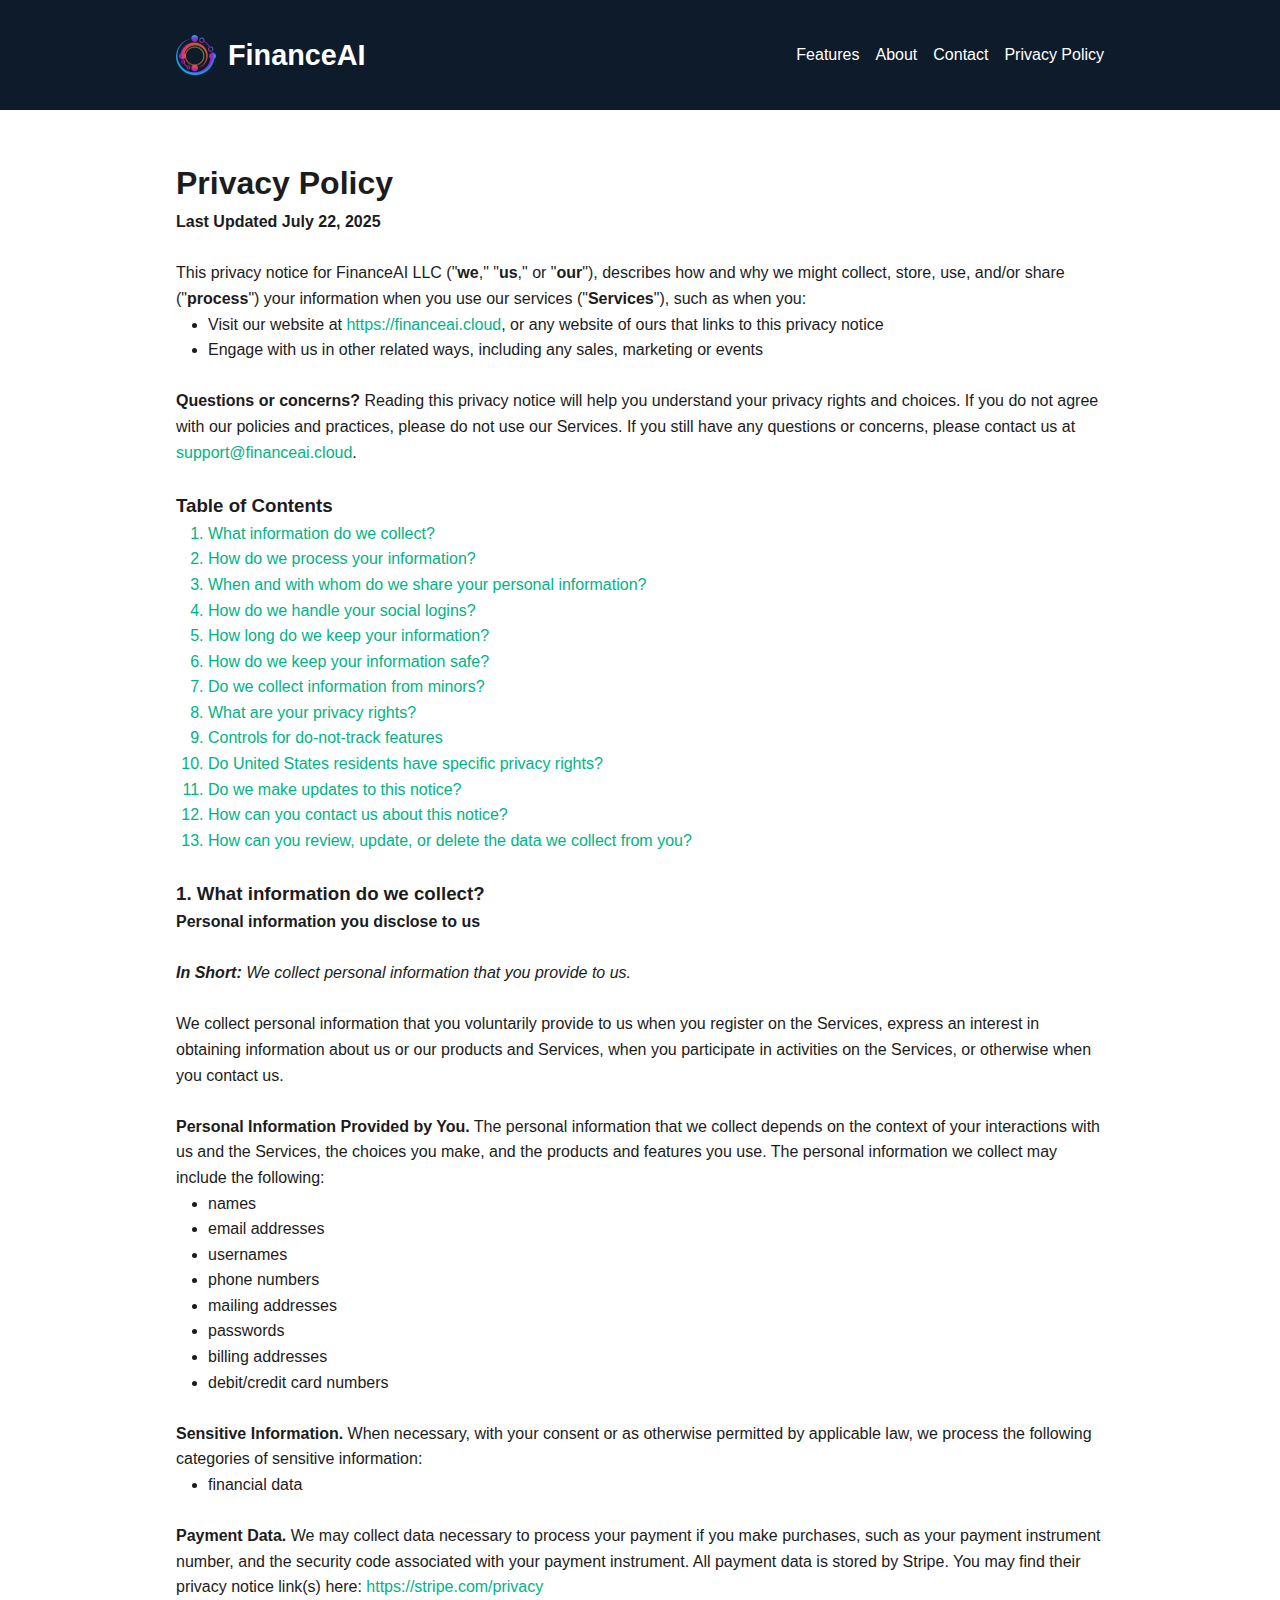
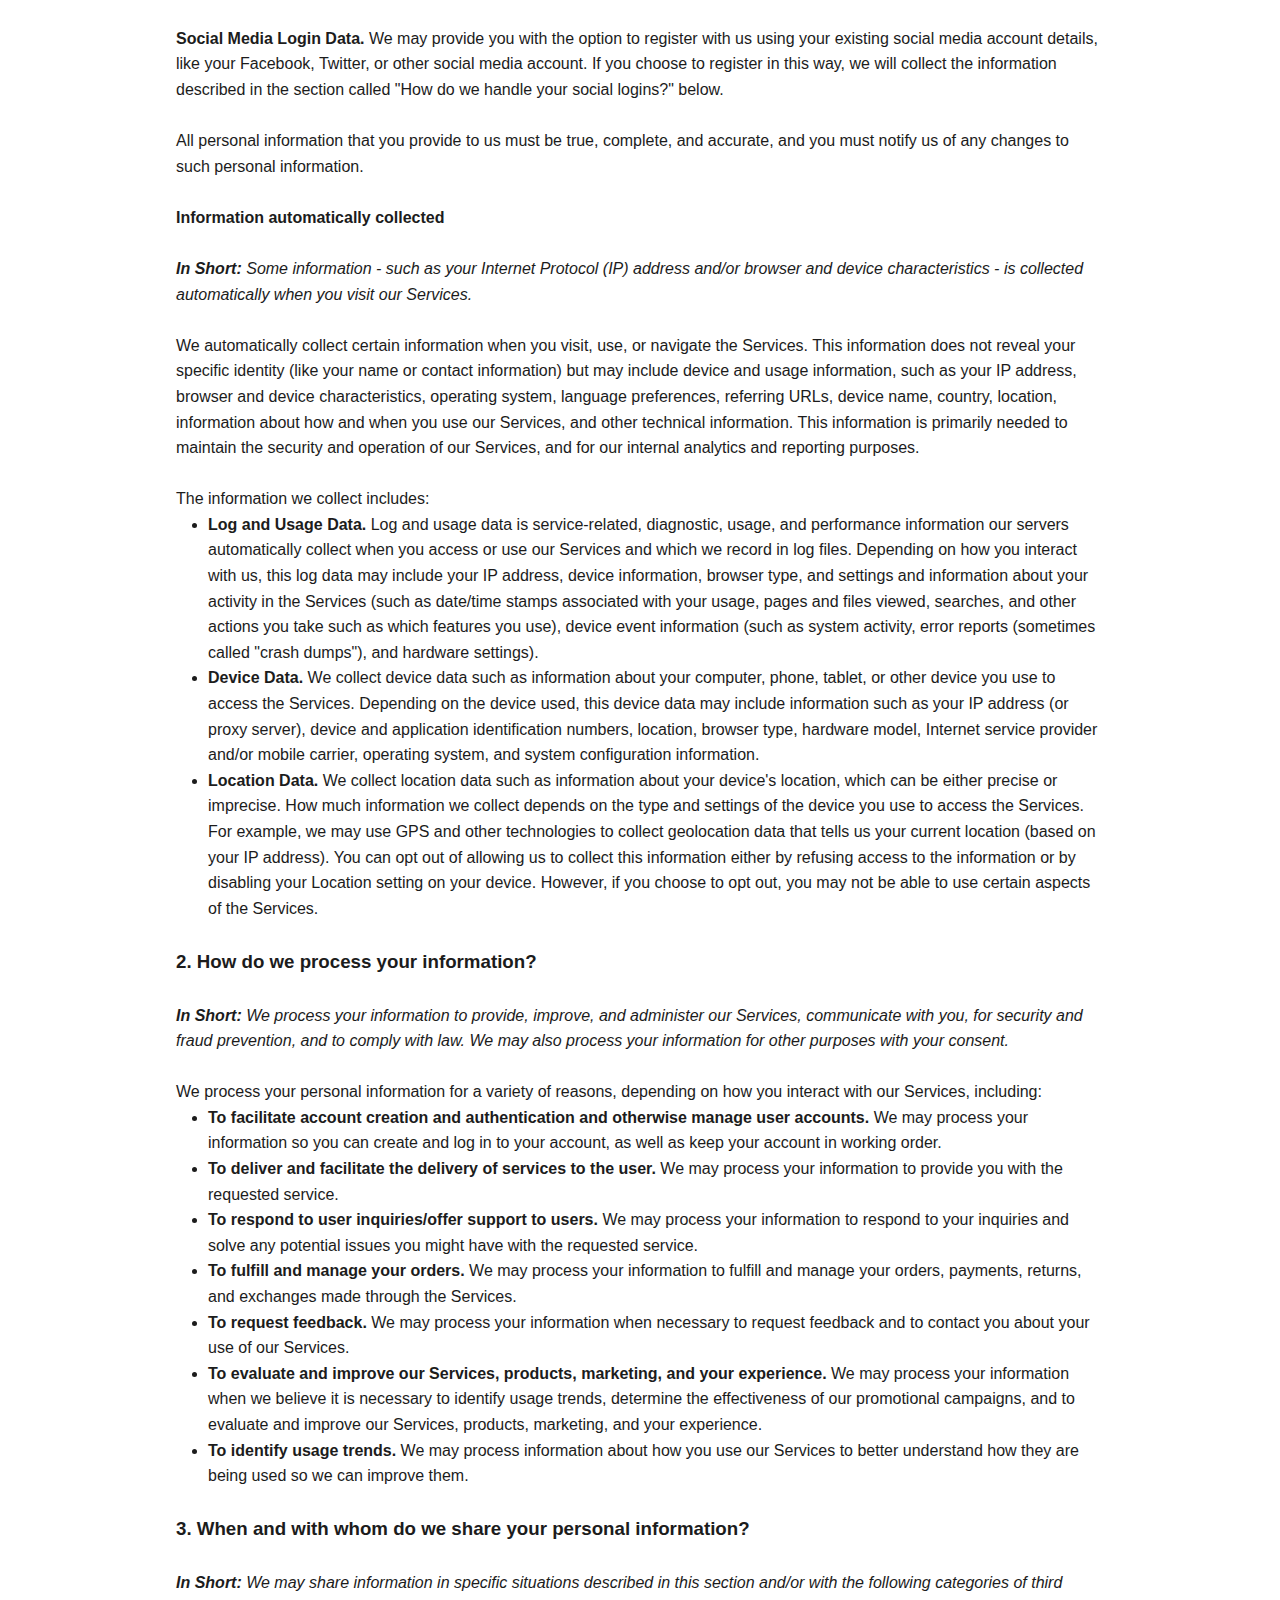
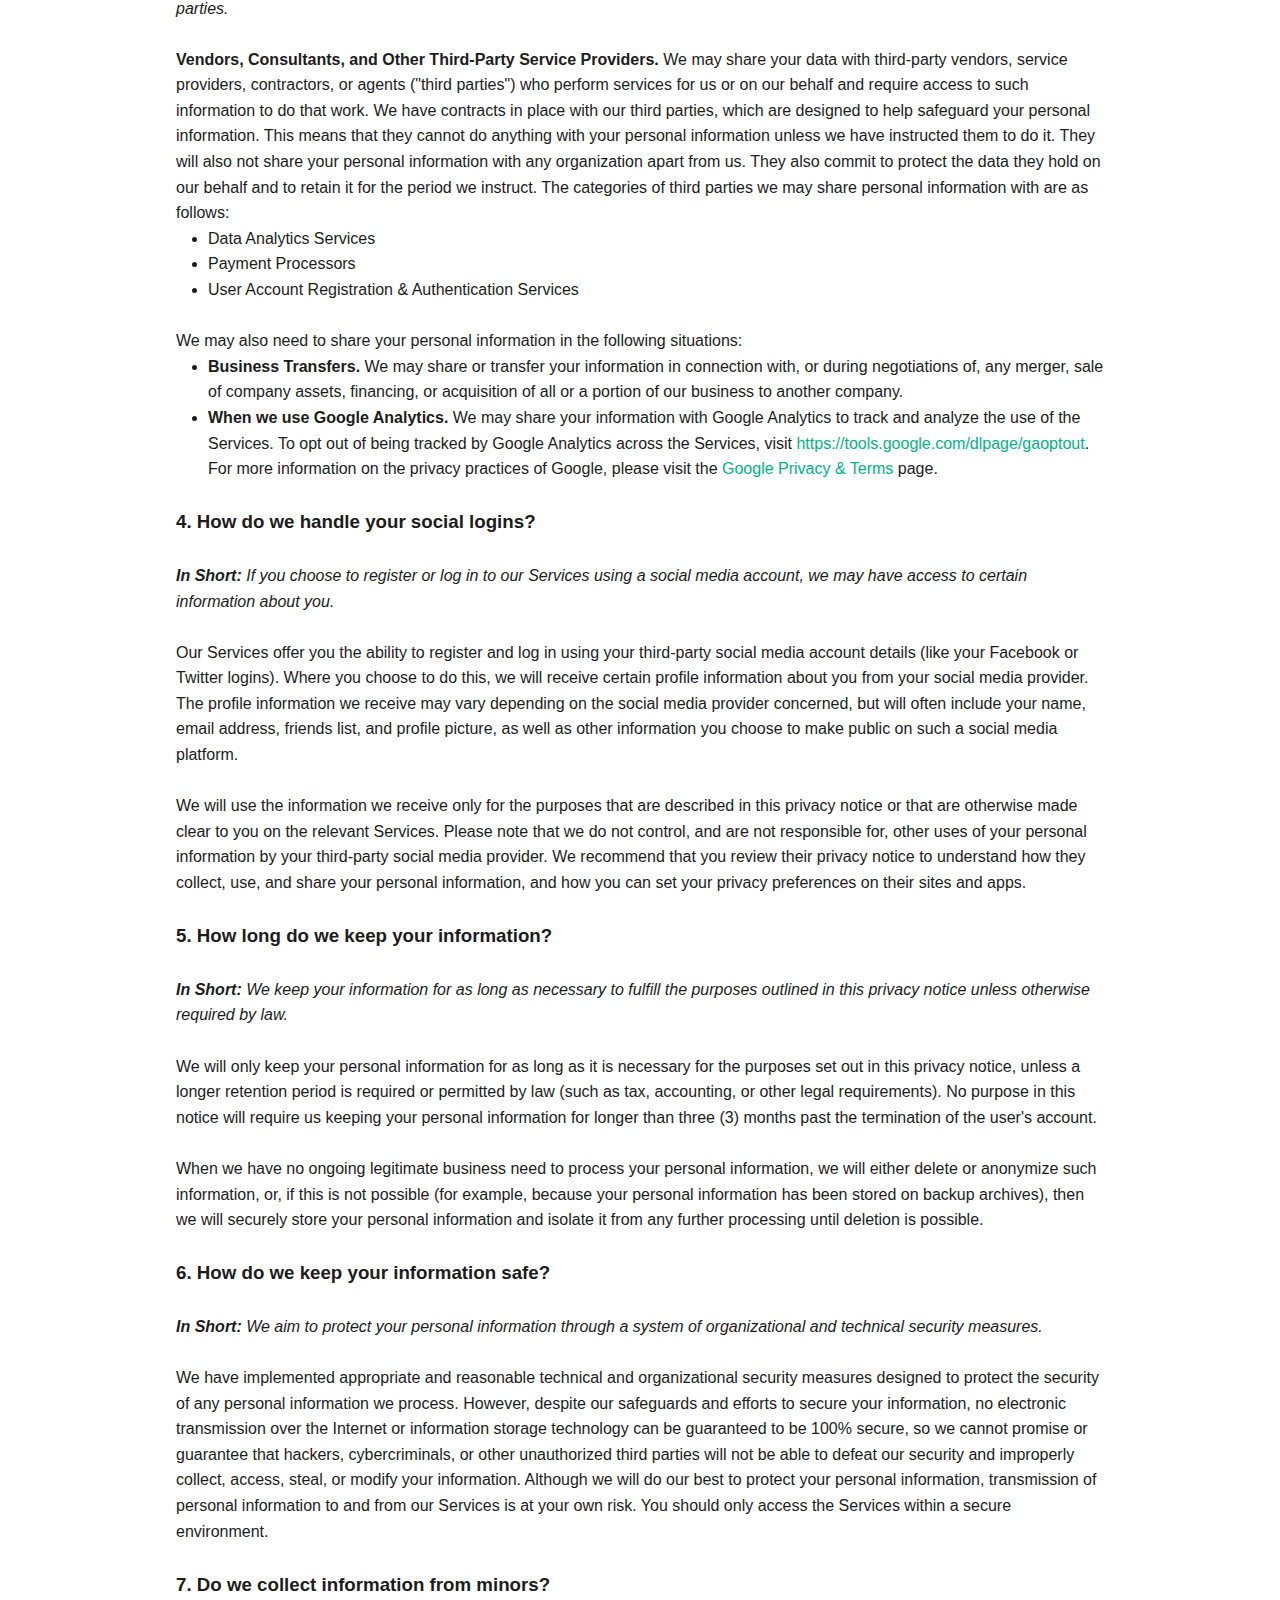
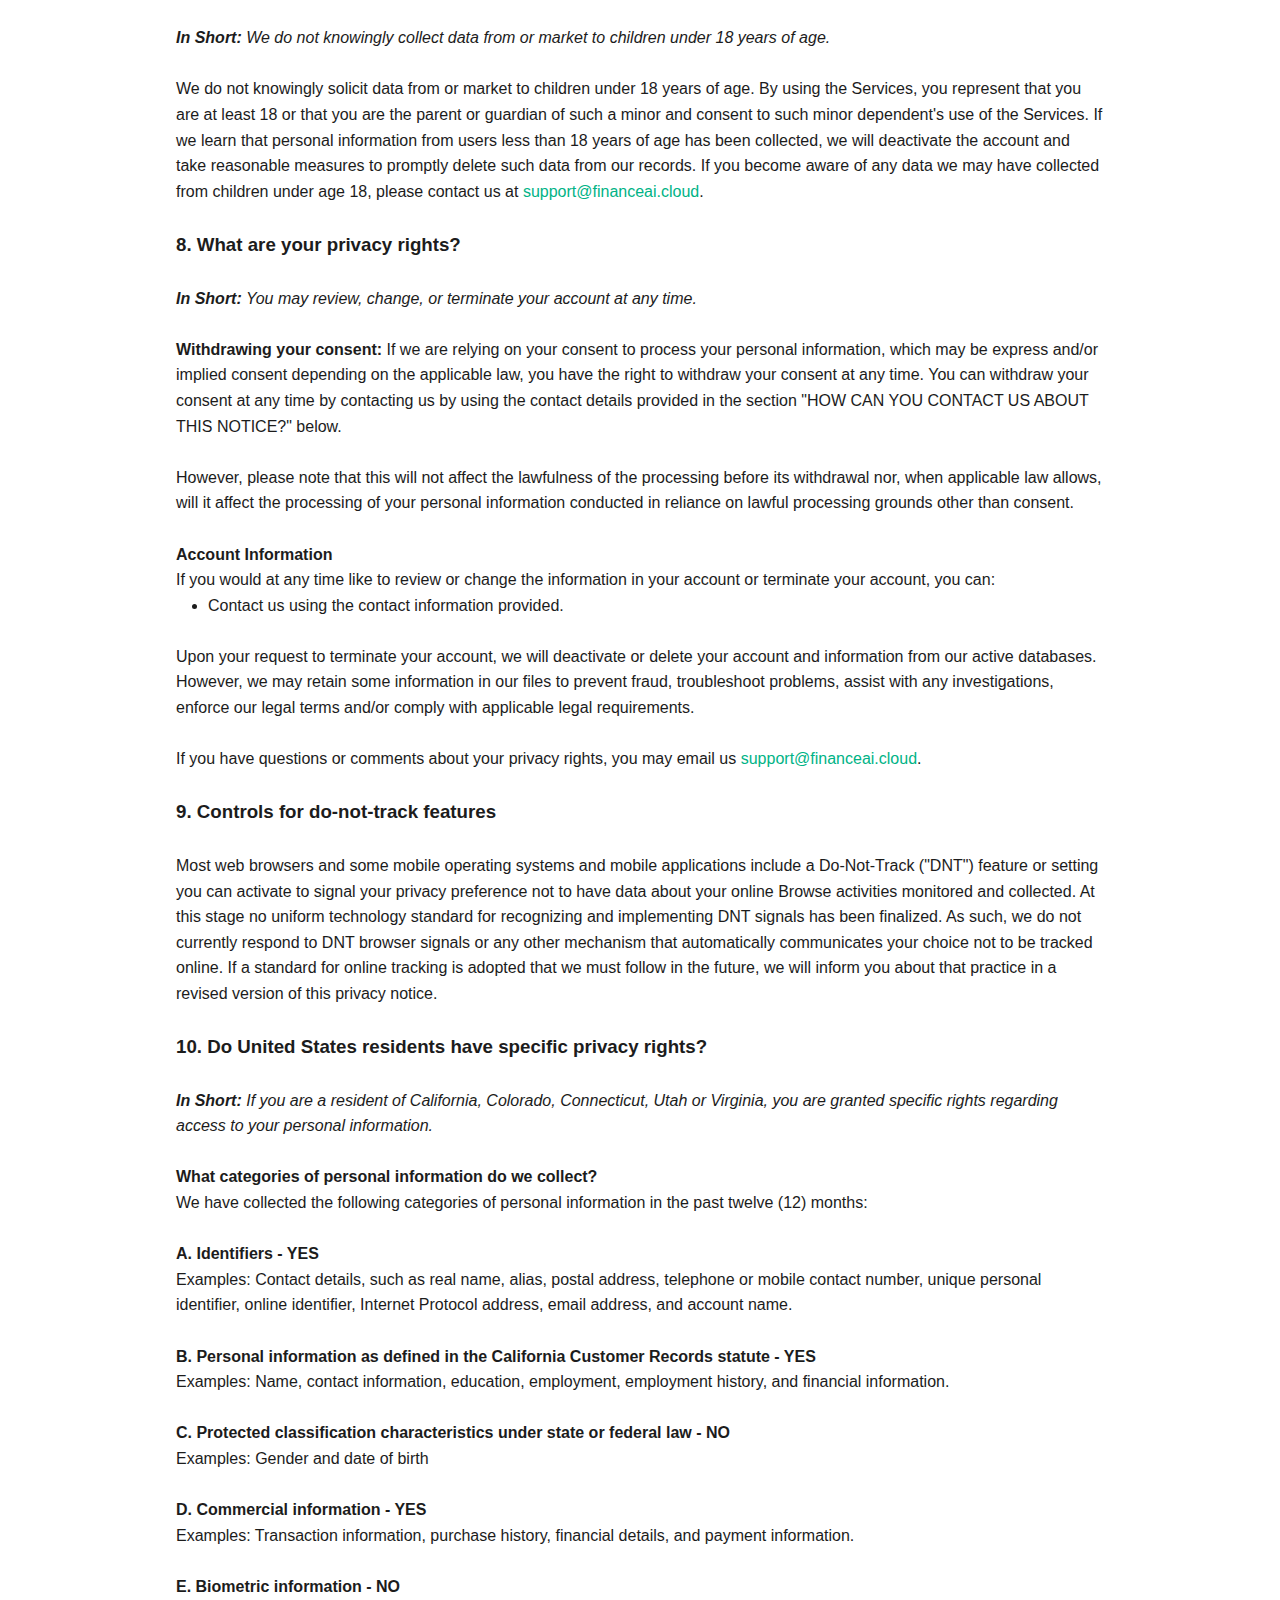
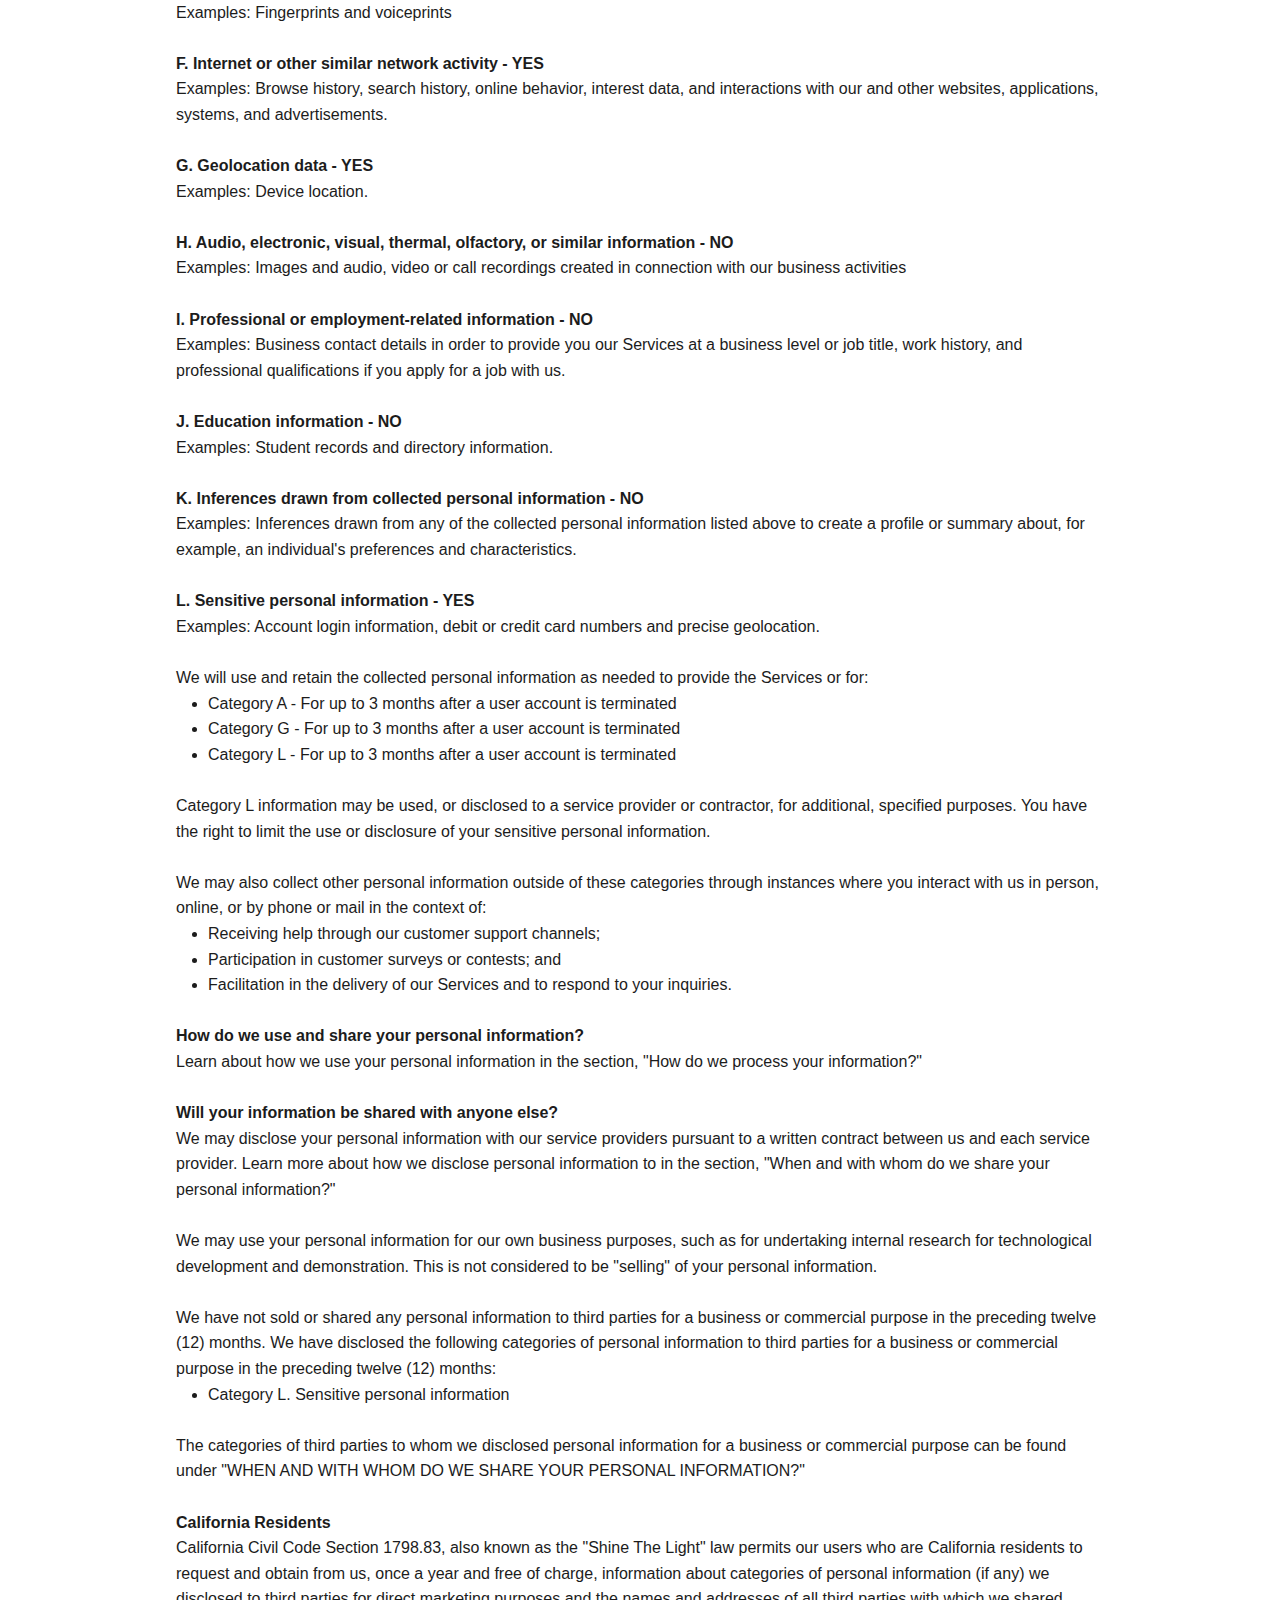
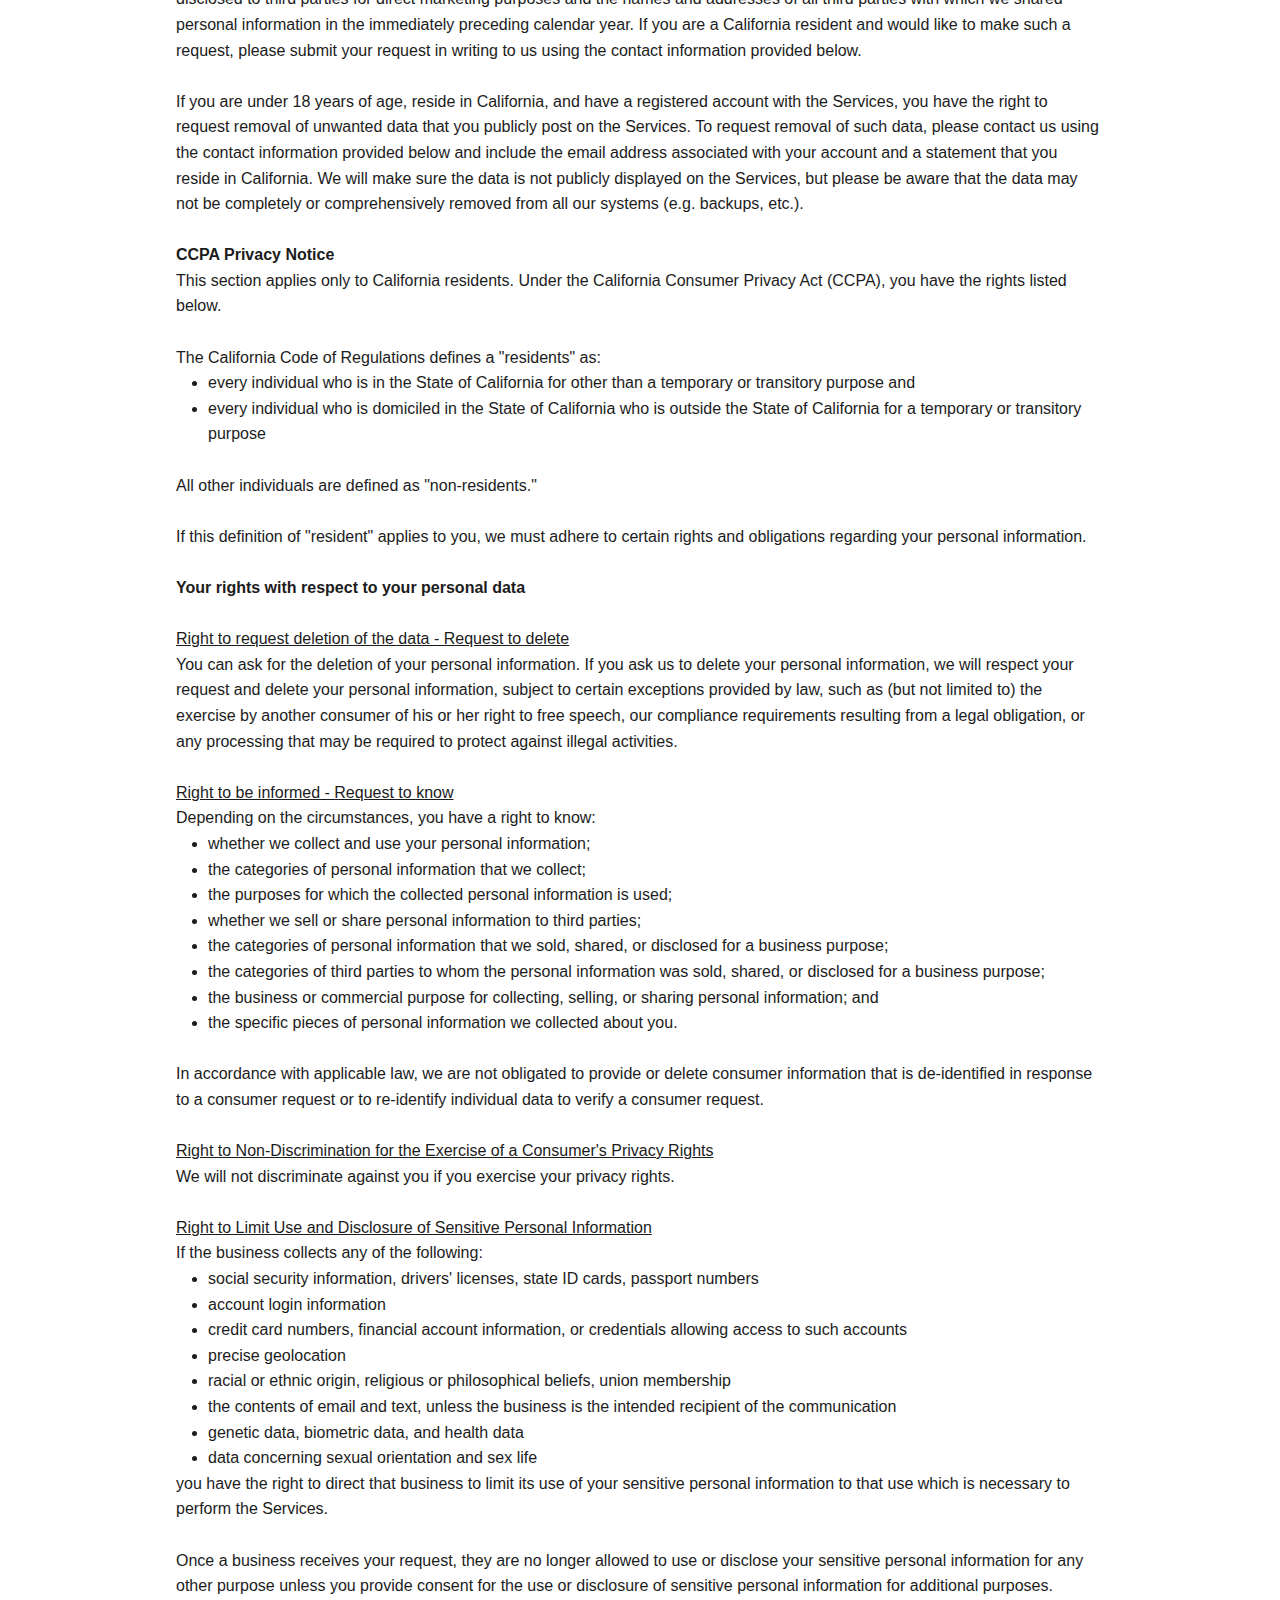
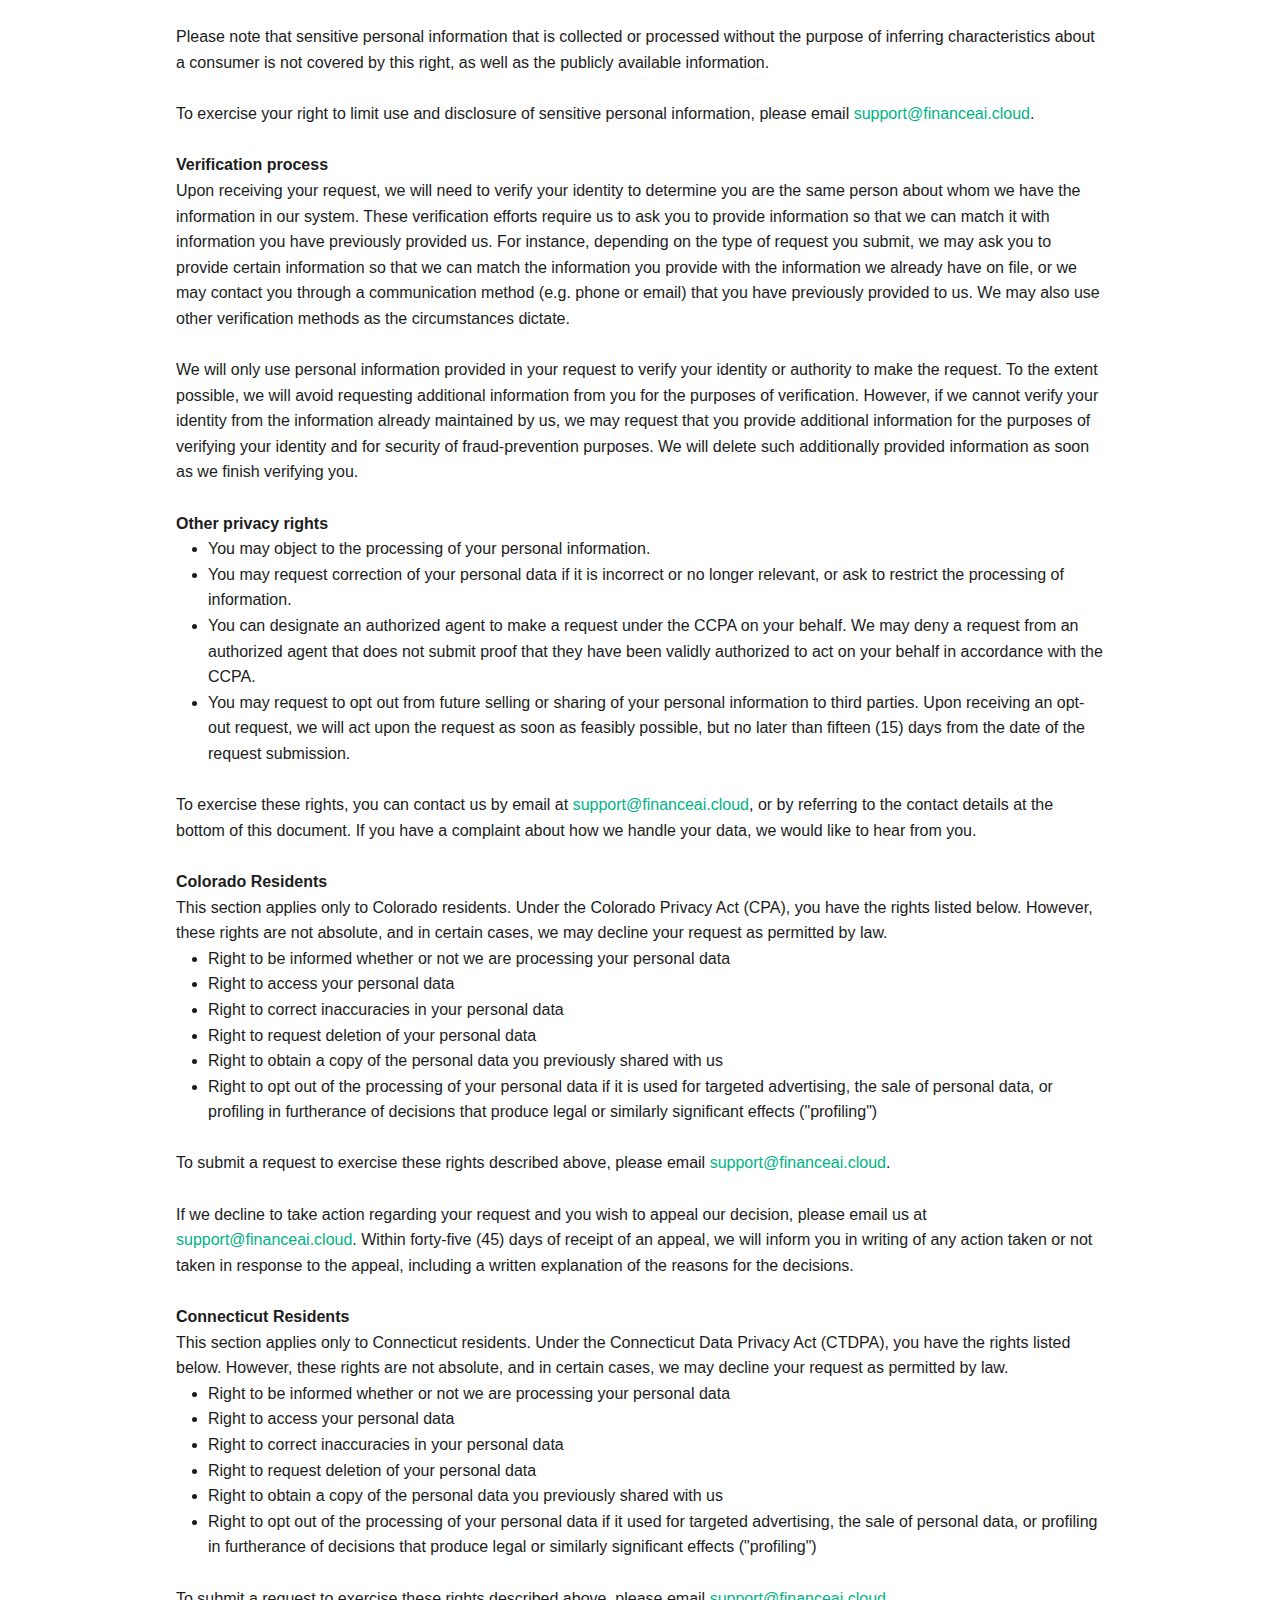
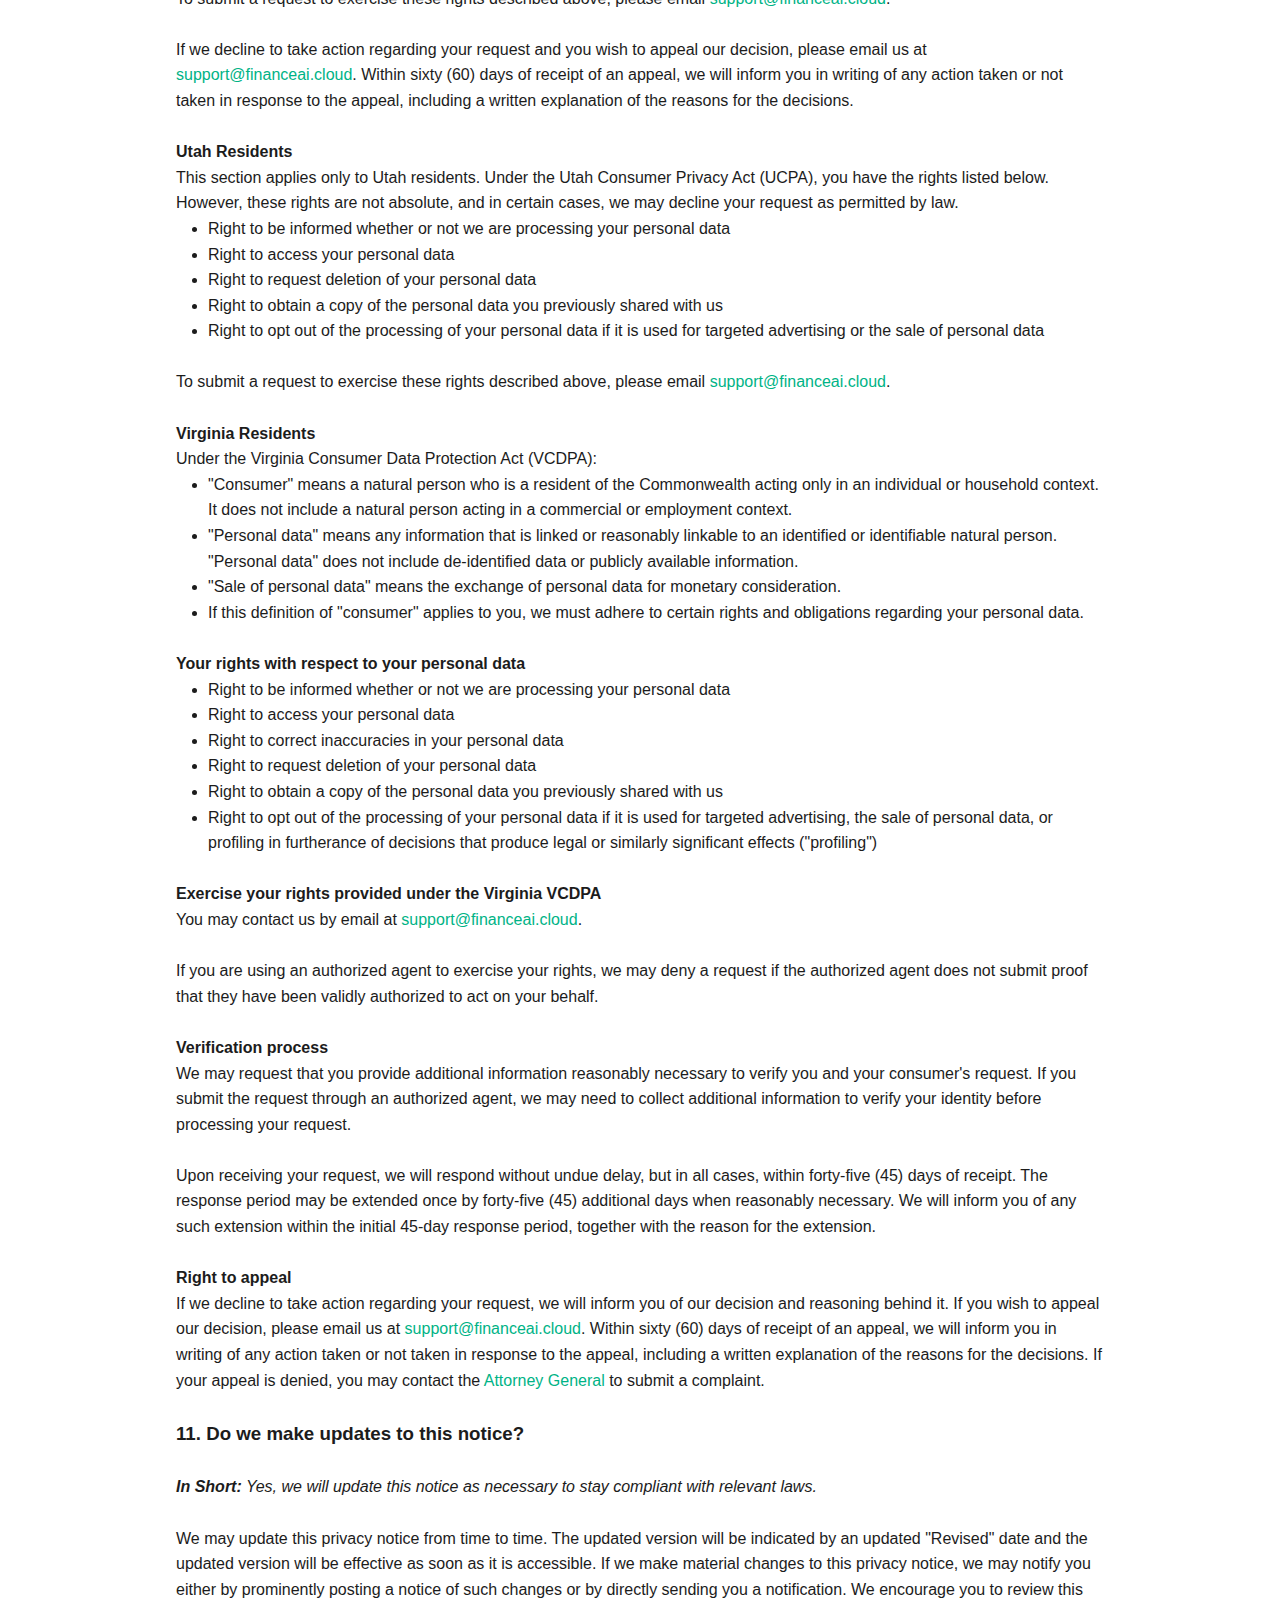
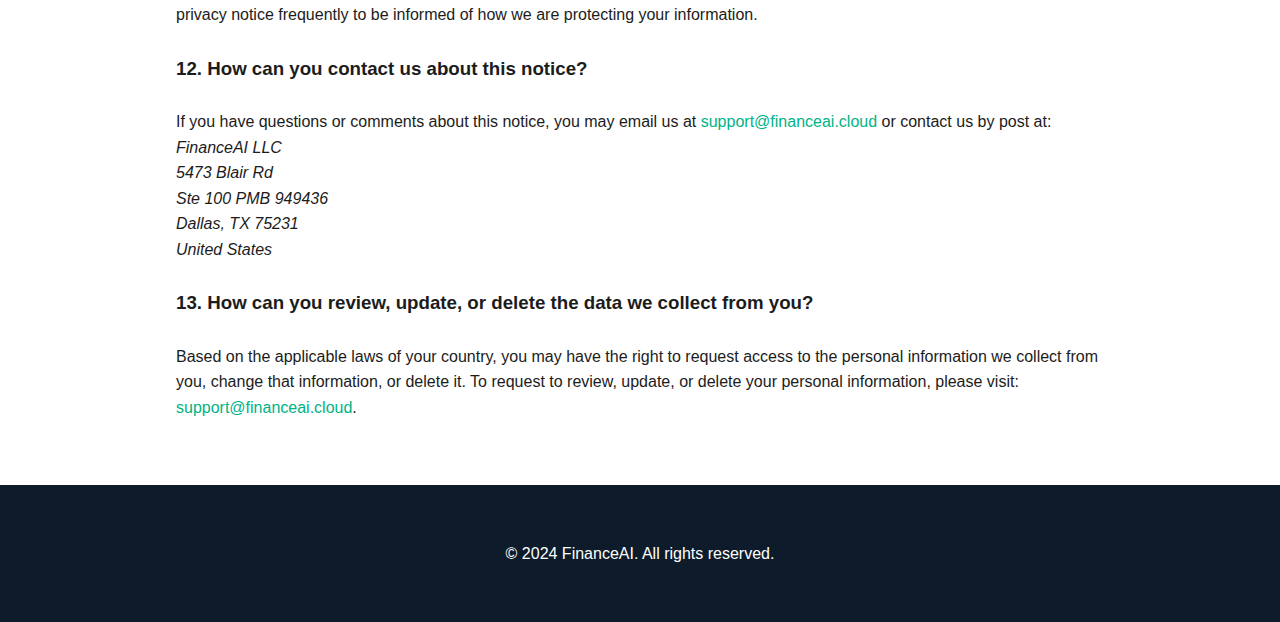
<file: privacy.html>
<!DOCTYPE html>
<html lang="en">
  <head>
    <meta charset="UTF-8" />
    <meta name="viewport" content="width=device-width, initial-scale=1.0" />
    <title>Privacy Policy - FinanceAI</title>
    <link rel="stylesheet" href="./styles/styles.css" />
    <link rel="icon" href="favicon.ico" />
    <!-- Google tag (gtag.js) -->
    <script async src="https://www.googletagmanager.com/gtag/js?id=G-RES9THKSGT"></script>
    <script>
      window.dataLayer = window.dataLayer || [];
      function gtag(){dataLayer.push(arguments);}
      gtag('js', new Date());

      gtag('config', 'G-RES9THKSGT');
    </script>
  </head>
  <body>
    <header>
      <div class="container">
        <div class="branding">
          <a href="index.html">
            <img src="assets/images/finai_logo.png" alt="FinanceAI logo" width="40" height="40" />
            <h1>FinanceAI</h1>
          </a>
        </div>
        <nav>
          <ul>
            <li><a href="index.html#features">Features</a></li>
            <li><a href="index.html#about">About</a></li>
            <li><a href="index.html#contact">Contact</a></li>
            <li><a href="privacy.html">Privacy Policy</a></li>
          </ul>
        </nav>
      </div>
    </header>

    <section class="container privacy-policy-container" style="padding-top: 3rem;">
      <h1>Privacy Policy</h1>
      <p><strong>Last Updated July 22, 2025</strong></p>
      <br/>
      <p>This privacy notice for FinanceAI LLC ("<strong>we</strong>," "<strong>us</strong>," or "<strong>our</strong>"), describes how and why we might collect, store, use, and/or share ("<strong>process</strong>") your information when you use our services ("<strong>Services</strong>"), such as when you:</p>
      <ul class="bulleted-list">
          <li>Visit our website at <a href="https://financeai.cloud">https://financeai.cloud</a>, or any website of ours that links to this privacy notice</li>
          <li>Engage with us in other related ways, including any sales, marketing or events</li>
      </ul>
      <br/>
      <p><strong>Questions or concerns?</strong> Reading this privacy notice will help you understand your privacy rights and choices. If you do not agree with our policies and practices, please do not use our Services. If you still have any questions or concerns, please contact us at <a href="mailto:support@financeai.cloud">support@financeai.cloud</a>.</p>
      <br/>

      <h3>Table of Contents</h3>
      <ol class="bulleted-list">
        <a href="#topic1"><li>What information do we collect?</li></a>
        <a href="#topic2"><li>How do we process your information?</li></a>
        <a href="#topic3"><li>When and with whom do we share your personal information?</li></a>
        <a href="#topic4"><li>How do we handle your social logins?</li></a>
        <a href="#topic5"><li>How long do we keep your information?</li></a>
        <a href="#topic6"><li>How do we keep your information safe?</li></a>
        <a href="#topic7"><li>Do we collect information from minors?</li></a>
        <a href="#topic8"><li>What are your privacy rights?</li></a>
        <a href="#topic9"><li>Controls for do-not-track features</li></a>
        <a href="#topic10"><li>Do United States residents have specific privacy rights?</li></a>
        <a href="#topic11"><li>Do we make updates to this notice?</li></a>
        <a href="#topic12"><li>How can you contact us about this notice?</li></a>
        <a href="#topic13"><li>How can you review, update, or delete the data we collect from you?</li></a>
      </ol>
      <br/>
      <h3 id="topic1">1. What information do we collect?</h3>
      <p><strong>Personal information you disclose to us</strong></p>
      <br/>
      <p style="font-style: italic;"><strong>In Short:</strong> We collect personal information that you provide to us.</p>
      <br/>
      <p>We collect personal information that you voluntarily provide to us when you register on the Services, express an interest in obtaining information about us or our products and Services, when you participate in activities on the Services, or otherwise when you contact us.</p>
      <br/>
      <p><strong>Personal Information Provided by You.</strong> The personal information that we collect depends on the context of your interactions with us and the Services, the choices you make, and the products and features you use. The personal information we collect may include the following:</p>
      <ul class="bulleted-list">
        <li>names</li>
        <li>email addresses</li>
        <li>usernames</li>
        <li>phone numbers</li>
        <li>mailing addresses</li>
        <li>passwords</li>
        <li>billing addresses</li>
        <li>debit/credit card numbers</li>
      </ul>
      <br/>
      <p><strong>Sensitive Information.</strong> When necessary, with your consent or as otherwise permitted by applicable law, we process the following categories of sensitive information:</p>
      <ul class="bulleted-list">
        <li>financial data</li>
      </ul>
      <br/>
      <p><strong>Payment Data.</strong> We may collect data necessary to process your payment if you make purchases, such as your payment instrument number, and the security code associated with your payment instrument. All payment data is stored by Stripe. You may find their privacy notice link(s) here: <a href="https://stripe.com/privacy">https://stripe.com/privacy</a></p>
      <br/>
      <p><strong>Social Media Login Data.</strong> We may provide you with the option to register with us using your existing social media account details, like your Facebook, Twitter, or other social media account. If you choose to register in this way, we will collect the information described in the section called "How do we handle your social logins?" below.</p>
      <br/>
      <p>All personal information that you provide to us must be true, complete, and accurate, and you must notify us of any changes to such personal information.</p>
      <br/>
      
      <p><strong>Information automatically collected</strong></p>
      <br/>
      <p style="font-style: italic;"><strong>In Short:</strong> Some information - such as your Internet Protocol (IP) address and/or browser and device characteristics - is collected automatically when you visit our Services.</p>
      <br/>
      <p>We automatically collect certain information when you visit, use, or navigate the Services. This information does not reveal your specific identity (like your name or contact information) but may include device and usage information, such as your IP address, browser and device characteristics, operating system, language preferences, referring URLs, device name, country, location, information about how and when you use our Services, and other technical information. This information is primarily needed to maintain the security and operation of our Services, and for our internal analytics and reporting purposes.</p>
      <br/>
      <p>The information we collect includes:</p>
      <ul class="bulleted-list">
        <li><strong>Log and Usage Data.</strong> Log and usage data is service-related, diagnostic, usage, and performance information our servers automatically collect when you access or use our Services and which we record in log files. Depending on how you interact with us, this log data may include your IP address, device information, browser type, and settings and information about your activity in the Services (such as date/time stamps associated with your usage, pages and files viewed, searches, and other actions you take such as which features you use), device event information (such as system activity, error reports (sometimes called "crash dumps"), and hardware settings).</li>
        <li><strong>Device Data.</strong> We collect device data such as information about your computer, phone, tablet, or other device you use to access the Services. Depending on the device used, this device data may include information such as your IP address (or proxy server), device and application identification numbers, location, browser type, hardware model, Internet service provider and/or mobile carrier, operating system, and system configuration information.</li>
        <li><strong>Location Data.</strong> We collect location data such as information about your device's location, which can be either precise or imprecise. How much information we collect depends on the type and settings of the device you use to access the Services. For example, we may use GPS and other technologies to collect geolocation data that tells us your current location (based on your IP address). You can opt out of allowing us to collect this information either by refusing access to the information or by disabling your Location setting on your device. However, if you choose to opt out, you may not be able to use certain aspects of the Services.</li>
      </ul>
      <br/>

      <h3 id="topic2">2. How do we process your information?</h3>
      <br/>
      <p style="font-style: italic;"><strong>In Short:</strong> We process your information to provide, improve, and administer our Services, communicate with you, for security and fraud prevention, and to comply with law. We may also process your information for other purposes with your consent.</p>
      <br/>
      <p>We process your personal information for a variety of reasons, depending on how you interact with our Services, including:</p>
      <ul class="bulleted-list">
        <li><strong>To facilitate account creation and authentication and otherwise manage user accounts.</strong> We may process your information so you can create and log in to your account, as well as keep your account in working order.</li>
        <li><strong>To deliver and facilitate the delivery of services to the user.</strong> We may process your information to provide you with the requested service.</li>
        <li><strong>To respond to user inquiries/offer support to users.</strong> We may process your information to respond to your inquiries and solve any potential issues you might have with the requested service.</li>
        <li><strong>To fulfill and manage your orders.</strong> We may process your information to fulfill and manage your orders, payments, returns, and exchanges made through the Services.</li>
        <li><strong>To request feedback.</strong> We may process your information when necessary to request feedback and to contact you about your use of our Services.</li>
        <li><strong>To evaluate and improve our Services, products, marketing, and your experience.</strong> We may process your information when we believe it is necessary to identify usage trends, determine the effectiveness of our promotional campaigns, and to evaluate and improve our Services, products, marketing, and your experience.</li>
        <li><strong>To identify usage trends.</strong> We may process information about how you use our Services to better understand how they are being used so we can improve them.</li>
      </ul>
      <br/>

      <h3 id="topic3">3. When and with whom do we share your personal information?</h3>
      <br/>
      <p style="font-style: italic;"><strong>In Short:</strong> We may share information in specific situations described in this section and/or with the following categories of third parties.</p>
      <br/>
      <p><strong>Vendors, Consultants, and Other Third-Party Service Providers.</strong> We may share your data with third-party vendors, service providers, contractors, or agents ("third parties") who perform services for us or on our behalf and require access to such information to do that work. We have contracts in place with our third parties, which are designed to help safeguard your personal information. This means that they cannot do anything with your personal information unless we have instructed them to do it. They will also not share your personal information with any organization apart from us. They also commit to protect the data they hold on our behalf and to retain it for the period we instruct. The categories of third parties we may share personal information with are as follows:</p>
      <ul class="bulleted-list">
        <li>Data Analytics Services</li>
        <li>Payment Processors</li>
        <li>User Account Registration & Authentication Services</li>
      </ul>
      <br/>
      <p>We may also need to share your personal information in the following situations:</p>
      <ul class="bulleted-list">
        <li><strong>Business Transfers.</strong> We may share or transfer your information in connection with, or during negotiations of, any merger, sale of company assets, financing, or acquisition of all or a portion of our business to another company.</li>
        <li><strong>When we use Google Analytics.</strong> We may share your information with Google Analytics to track and analyze the use of the Services. To opt out of being tracked by Google Analytics across the Services, visit <a href="https://tools.google.com/dlpage/gaoptout">https://tools.google.com/dlpage/gaoptout</a>. For more information on the privacy practices of Google, please visit the <a href="https://policies.google.com/privacy?hl=en-US">Google Privacy &amp; Terms</a> page.</li>
      </ul>
      <br/>

      <h3 id="topic4">4. How do we handle your social logins?</h3>
      <br/>
      <p style="font-style: italic;"><strong>In Short:</strong> If you choose to register or log in to our Services using a social media account, we may have access to certain information about you.</p>
      <br/>
      <p>Our Services offer you the ability to register and log in using your third-party social media account details (like your Facebook or Twitter logins). Where you choose to do this, we will receive certain profile information about you from your social media provider. The profile information we receive may vary depending on the social media provider concerned, but will often include your name, email address, friends list, and profile picture, as well as other information you choose to make public on such a social media platform.</p>
      <br/>
      <p>We will use the information we receive only for the purposes that are described in this privacy notice or that are otherwise made clear to you on the relevant Services. Please note that we do not control, and are not responsible for, other uses of your personal information by your third-party social media provider. We recommend that you review their privacy notice to understand how they collect, use, and share your personal information, and how you can set your privacy preferences on their sites and apps.</p>
      <br/>

      <h3 id="topic5">5. How long do we keep your information?</h3>
      <br/>
      <p style="font-style: italic;"><strong>In Short:</strong> We keep your information for as long as necessary to fulfill the purposes outlined in this privacy notice unless otherwise required by law.</p>
      <br/>
      <p>We will only keep your personal information for as long as it is necessary for the purposes set out in this privacy notice, unless a longer retention period is required or permitted by law (such as tax, accounting, or other legal requirements). No purpose in this notice will require us keeping your personal information for longer than three (3) months past the termination of the user's account.</p>
      <br/>
      <p>When we have no ongoing legitimate business need to process your personal information, we will either delete or anonymize such information, or, if this is not possible (for example, because your personal information has been stored on backup archives), then we will securely store your personal information and isolate it from any further processing until deletion is possible.</p>
      <br/>

      <h3 id="topic6">6. How do we keep your information safe?</h3>
      <br/>
      <p style="font-style: italic;"><strong>In Short:</strong> We aim to protect your personal information through a system of organizational and technical security measures.</p>
      <br/>
      <p>We have implemented appropriate and reasonable technical and organizational security measures designed to protect the security of any personal information we process. However, despite our safeguards and efforts to secure your information, no electronic transmission over the Internet or information storage technology can be guaranteed to be 100% secure, so we cannot promise or guarantee that hackers, cybercriminals, or other unauthorized third parties will not be able to defeat our security and improperly collect, access, steal, or modify your information. Although we will do our best to protect your personal information, transmission of personal information to and from our Services is at your own risk. You should only access the Services within a secure environment.</p>
      <br/>

      <h3 id="topic7">7. Do we collect information from minors?</h3>
      <br/>
      <p style="font-style: italic;"><strong>In Short:</strong> We do not knowingly collect data from or market to children under 18 years of age.</p>
      <br/>
      <p>We do not knowingly solicit data from or market to children under 18 years of age. By using the Services, you represent that you are at least 18 or that you are the parent or guardian of such a minor and consent to such minor dependent's use of the Services. If we learn that personal information from users less than 18 years of age has been collected, we will deactivate the account and take reasonable measures to promptly delete such data from our records. If you become aware of any data we may have collected from children under age 18, please contact us at <a href="mailto:support@financeai.cloud">support@financeai.cloud</a>.</p>
      <br/>

      <h3 id="topic8">8. What are your privacy rights?</h3>
      <br/>
      <p style="font-style: italic;"><strong>In Short:</strong> You may review, change, or terminate your account at any time.</p>
      <br/>
      <p><strong>Withdrawing your consent:</strong> If we are relying on your consent to process your personal information, which may be express and/or implied consent depending on the applicable law, you have the right to withdraw your consent at any time. You can withdraw your consent at any time by contacting us by using the contact details provided in the section "HOW CAN YOU CONTACT US ABOUT THIS NOTICE?" below.</p>
      <br/>
      <p>However, please note that this will not affect the lawfulness of the processing before its withdrawal nor, when applicable law allows, will it affect the processing of your personal information conducted in reliance on lawful processing grounds other than consent.</p>
      <br/>
      <p><strong>Account Information</strong></p>
      <p>If you would at any time like to review or change the information in your account or terminate your account, you can:</p>
      <ul class="bulleted-list">
        <li>Contact us using the contact information provided.</li>
      </ul>
      <br/>
      <p>Upon your request to terminate your account, we will deactivate or delete your account and information from our active databases. However, we may retain some information in our files to prevent fraud, troubleshoot problems, assist with any investigations, enforce our legal terms and/or comply with applicable legal requirements.</p>
      <br/>
      <p>If you have questions or comments about your privacy rights, you may email us <a href="mailto:support@financeai.cloud">support@financeai.cloud</a>.</p>
      <br/>

      <h3 id="topic9">9. Controls for do-not-track features</h3>
      <br/>
      <p>Most web browsers and some mobile operating systems and mobile applications include a Do-Not-Track ("DNT") feature or setting you can activate to signal your privacy preference not to have data about your online Browse activities monitored and collected. At this stage no uniform technology standard for recognizing and implementing DNT signals has been finalized. As such, we do not currently respond to DNT browser signals or any other mechanism that automatically communicates your choice not to be tracked online. If a standard for online tracking is adopted that we must follow in the future, we will inform you about that practice in a revised version of this privacy notice.</p>
      <br/>

      <h3 id="topic10">10. Do United States residents have specific privacy rights?</h3>
      <br/>
      <p style="font-style: italic;"><strong>In Short:</strong> If you are a resident of California, Colorado, Connecticut, Utah or Virginia, you are granted specific rights regarding access to your personal information.</p>
      <br/>

      <p><strong>What categories of personal information do we collect?</strong></p>
      <p>We have collected the following categories of personal information in the past twelve (12) months:</p>
      <br/>
      <p><strong>A. Identifiers - YES</strong><br/>
      Examples: Contact details, such as real name, alias, postal address, telephone or mobile contact number, unique personal identifier, online identifier, Internet Protocol address, email address, and account name.</p>
      <br/>
      <p><strong>B. Personal information as defined in the California Customer Records statute - YES</strong><br/>
      Examples: Name, contact information, education, employment, employment history, and financial information.</p>
      <br/>
      <p><strong>C. Protected classification characteristics under state or federal law - NO</strong><br/>
      Examples: Gender and date of birth</p>
      <br/>
      <p><strong>D. Commercial information - YES</strong><br/>
      Examples: Transaction information, purchase history, financial details, and payment information.</p>
      <br/>
      <p><strong>E. Biometric information - NO</strong><br/>
      Examples: Fingerprints and voiceprints</p>
      <br/>
      <p><strong>F. Internet or other similar network activity - YES</strong><br/>
      Examples: Browse history, search history, online behavior, interest data, and interactions with our and other websites, applications, systems, and advertisements.</p>
      <br/>
      <p><strong>G. Geolocation data - YES</strong><br/>
      Examples: Device location.</p>
      <br/>
      <p><strong>H. Audio, electronic, visual, thermal, olfactory, or similar information - NO</strong><br/>
      Examples: Images and audio, video or call recordings created in connection with our business activities</p>
      <br/>
      <p><strong>I. Professional or employment-related information - NO</strong><br/>
      Examples: Business contact details in order to provide you our Services at a business level or job title, work history, and professional qualifications if you apply for a job with us.</p>
      <br/>
      <p><strong>J. Education information - NO</strong><br/>
      Examples: Student records and directory information.</p>
      <br/>
      <p><strong>K. Inferences drawn from collected personal information - NO</strong><br/>
      Examples: Inferences drawn from any of the collected personal information listed above to create a profile or summary about, for example, an individual's preferences and characteristics.</p>
      <br/>
      <p><strong>L. Sensitive personal information - YES</strong><br/>
      Examples: Account login information, debit or credit card numbers and precise geolocation.</p>
      <br/>
      <p>We will use and retain the collected personal information as needed to provide the Services or for:</p>
      <ul class="bulleted-list">
        <li>Category A - For up to 3 months after a user account is terminated</li>
        <li>Category G - For up to 3 months after a user account is terminated</li>
        <li>Category L - For up to 3 months after a user account is terminated</li>
      </ul>
      <br/>
      <p>Category L information may be used, or disclosed to a service provider or contractor, for additional, specified purposes. You have the right to limit the use or disclosure of your sensitive personal information.</p>
      <br/>
      <p>We may also collect other personal information outside of these categories through instances where you interact with us in person, online, or by phone or mail in the context of:</p>
      <ul class="bulleted-list">
        <li>Receiving help through our customer support channels;</li>
        <li>Participation in customer surveys or contests; and</li>
        <li>Facilitation in the delivery of our Services and to respond to your inquiries.</li>
      </ul>
      <br/>

      <p><strong>How do we use and share your personal information?</strong></p>
      <p>Learn about how we use your personal information in the section, "How do we process your information?"</p>
      <br/>

      <p><strong>Will your information be shared with anyone else?</strong></p>
      <p>We may disclose your personal information with our service providers pursuant to a written contract between us and each service provider. Learn more about how we disclose personal information to in the section, "When and with whom do we share your personal information?"</p>
      <br/>
      <p>We may use your personal information for our own business purposes, such as for undertaking internal research for technological development and demonstration. This is not considered to be "selling" of your personal information.</p>
      <br/>
      <p>We have not sold or shared any personal information to third parties for a business or commercial purpose in the preceding twelve (12) months. We have disclosed the following categories of personal information to third parties for a business or commercial purpose in the preceding twelve (12) months:</p>
      <ul class="bulleted-list">
        <li>Category L. Sensitive personal information</li>
      </ul>
      <br/>
      <p>The categories of third parties to whom we disclosed personal information for a business or commercial purpose can be found under "WHEN AND WITH WHOM DO WE SHARE YOUR PERSONAL INFORMATION?"</p>
      <br/>

      <p><strong>California Residents</strong></p>
      <p>California Civil Code Section 1798.83, also known as the "Shine The Light" law permits our users who are California residents to request and obtain from us, once a year and free of charge, information about categories of personal information (if any) we disclosed to third parties for direct marketing purposes and the names and addresses of all third parties with which we shared personal information in the immediately preceding calendar year. If you are a California resident and would like to make such a request, please submit your request in writing to us using the contact information provided below.</p>
      <br/>
      <p>If you are under 18 years of age, reside in California, and have a registered account with the Services, you have the right to request removal of unwanted data that you publicly post on the Services. To request removal of such data, please contact us using the contact information provided below and include the email address associated with your account and a statement that you reside in California. We will make sure the data is not publicly displayed on the Services, but please be aware that the data may not be completely or comprehensively removed from all our systems (e.g. backups, etc.).</p>
      <br/>

      <p><strong>CCPA Privacy Notice</strong></p>
      <p>This section applies only to California residents. Under the California Consumer Privacy Act (CCPA), you have the rights listed below.</p>
      <br/>
      <p>The California Code of Regulations defines a "residents" as:</p>
      <ul class="bulleted-list">
        <li>every individual who is in the State of California for other than a temporary or transitory purpose and</li>
        <li>every individual who is domiciled in the State of California who is outside the State of California for a temporary or transitory purpose</li>
      </ul>
      <br/>
      <p>All other individuals are defined as "non-residents."</p>
      <br/>
      <p>If this definition of "resident" applies to you, we must adhere to certain rights and obligations regarding your personal information.</p>
      <br/>

      <p><strong>Your rights with respect to your personal data</strong></p>
      <br/>
      <p style="text-decoration: underline;">Right to request deletion of the data - Request to delete</p>
      <p>You can ask for the deletion of your personal information. If you ask us to delete your personal information, we will respect your request and delete your personal information, subject to certain exceptions provided by law, such as (but not limited to) the exercise by another consumer of his or her right to free speech, our compliance requirements resulting from a legal obligation, or any processing that may be required to protect against illegal activities.</p>
      <br/>
      <p style="text-decoration: underline;">Right to be informed - Request to know</p>
      <p>Depending on the circumstances, you have a right to know:</p>
      <ul class="bulleted-list">
        <li>whether we collect and use your personal information;</li>
        <li>the categories of personal information that we collect;</li>
        <li>the purposes for which the collected personal information is used;</li>
        <li>whether we sell or share personal information to third parties;</li>
        <li>the categories of personal information that we sold, shared, or disclosed for a business purpose;</li>
        <li>the categories of third parties to whom the personal information was sold, shared, or disclosed for a business purpose;</li>
        <li>the business or commercial purpose for collecting, selling, or sharing personal information; and</li>
        <li>the specific pieces of personal information we collected about you.</li>
      </ul>
      <br/>
      <p>In accordance with applicable law, we are not obligated to provide or delete consumer information that is de-identified in response to a consumer request or to re-identify individual data to verify a consumer request.</p>
      <br/>
      <p style="text-decoration: underline;">Right to Non-Discrimination for the Exercise of a Consumer's Privacy Rights</p>
      <p>We will not discriminate against you if you exercise your privacy rights.</p>
      <br/>
      <p style="text-decoration: underline;">Right to Limit Use and Disclosure of Sensitive Personal Information</p>
      <p>If the business collects any of the following:</p>
      <ul class="bulleted-list">
        <li>social security information, drivers' licenses, state ID cards, passport numbers</li>
        <li>account login information</li>
        <li>credit card numbers, financial account information, or credentials allowing access to such accounts</li>
        <li>precise geolocation</li>
        <li>racial or ethnic origin, religious or philosophical beliefs, union membership</li>
        <li>the contents of email and text, unless the business is the intended recipient of the communication</li>
        <li>genetic data, biometric data, and health data</li>
        <li>data concerning sexual orientation and sex life</li>
      </ul>
      <p>you have the right to direct that business to limit its use of your sensitive personal information to that use which is necessary to perform the Services.</p>
      <br/>
      <p>Once a business receives your request, they are no longer allowed to use or disclose your sensitive personal information for any other purpose unless you provide consent for the use or disclosure of sensitive personal information for additional purposes.</p>
      <br/>
      <p>Please note that sensitive personal information that is collected or processed without the purpose of inferring characteristics about a consumer is not covered by this right, as well as the publicly available information.</p>
      <br/>
      <p>To exercise your right to limit use and disclosure of sensitive personal information, please email <a href="mailto:support@financeai.cloud">support@financeai.cloud</a>.</p>
      <br/>

      <p><strong>Verification process</strong></p>
      <p>Upon receiving your request, we will need to verify your identity to determine you are the same person about whom we have the information in our system. These verification efforts require us to ask you to provide information so that we can match it with information you have previously provided us. For instance, depending on the type of request you submit, we may ask you to provide certain information so that we can match the information you provide with the information we already have on file, or we may contact you through a communication method (e.g. phone or email) that you have previously provided to us. We may also use other verification methods as the circumstances dictate.</p>
      <br/>
      <p>We will only use personal information provided in your request to verify your identity or authority to make the request. To the extent possible, we will avoid requesting additional information from you for the purposes of verification. However, if we cannot verify your identity from the information already maintained by us, we may request that you provide additional information for the purposes of verifying your identity and for security of fraud-prevention purposes. We will delete such additionally provided information as soon as we finish verifying you.</p>
      <br/>

      <p><strong>Other privacy rights</strong></p>
      <ul class="bulleted-list">
        <li>You may object to the processing of your personal information.</li>
        <li>You may request correction of your personal data if it is incorrect or no longer relevant, or ask to restrict the processing of information.</li>
        <li>You can designate an authorized agent to make a request under the CCPA on your behalf. We may deny a request from an authorized agent that does not submit proof that they have been validly authorized to act on your behalf in accordance with the CCPA.</li>
        <li>You may request to opt out from future selling or sharing of your personal information to third parties. Upon receiving an opt-out request, we will act upon the request as soon as feasibly possible, but no later than fifteen (15) days from the date of the request submission.</li>
      </ul>
      <br/>
      <p>To exercise these rights, you can contact us by email at <a href="mailto:support@financeai.cloud">support@financeai.cloud</a>, or by referring to the contact details at the bottom of this document. If you have a complaint about how we handle your data, we would like to hear from you.</p>
      <br/>

      <p><strong>Colorado Residents</strong></p>
      <p>This section applies only to Colorado residents. Under the Colorado Privacy Act (CPA), you have the rights listed below. However, these rights are not absolute, and in certain cases, we may decline your request as permitted by law.</p>
      <ul class="bulleted-list">
        <li>Right to be informed whether or not we are processing your personal data</li>
        <li>Right to access your personal data</li>
        <li>Right to correct inaccuracies in your personal data</li>
        <li>Right to request deletion of your personal data</li>
        <li>Right to obtain a copy of the personal data you previously shared with us</li>
        <li>Right to opt out of the processing of your personal data if it is used for targeted advertising, the sale of personal data, or profiling in furtherance of decisions that produce legal or similarly significant effects ("profiling")</li>
      </ul>
      <br/>
      <p>To submit a request to exercise these rights described above, please email <a href="mailto:support@financeai.cloud">support@financeai.cloud</a>.</p>
      <br/>
      <p>If we decline to take action regarding your request and you wish to appeal our decision, please email us at <a href="mailto:support@financeai.cloud">support@financeai.cloud</a>. Within forty-five (45) days of receipt of an appeal, we will inform you in writing of any action taken or not taken in response to the appeal, including a written explanation of the reasons for the decisions.</p>
      <br/>

      <p><strong>Connecticut Residents</strong></p>
      <p>This section applies only to Connecticut residents. Under the Connecticut Data Privacy Act (CTDPA), you have the rights listed below. However, these rights are not absolute, and in certain cases, we may decline your request as permitted by law.</p>
      <ul class="bulleted-list">
        <li>Right to be informed whether or not we are processing your personal data</li>
        <li>Right to access your personal data</li>
        <li>Right to correct inaccuracies in your personal data</li>
        <li>Right to request deletion of your personal data</li>
        <li>Right to obtain a copy of the personal data you previously shared with us</li>
        <li>Right to opt out of the processing of your personal data if it used for targeted advertising, the sale of personal data, or profiling in furtherance of decisions that produce legal or similarly significant effects ("profiling")</li>
      </ul>
      <br/>
      <p>To submit a request to exercise these rights described above, please email <a href="mailto:support@financeai.cloud">support@financeai.cloud</a>.</p>
      <br/>
      <p>If we decline to take action regarding your request and you wish to appeal our decision, please email us at <a href="mailto:support@financeai.cloud">support@financeai.cloud</a>. Within sixty (60) days of receipt of an appeal, we will inform you in writing of any action taken or not taken in response to the appeal, including a written explanation of the reasons for the decisions.</p>
      <br/>

      <p><strong>Utah Residents</strong></p>
      <p>This section applies only to Utah residents. Under the Utah Consumer Privacy Act (UCPA), you have the rights listed below. However, these rights are not absolute, and in certain cases, we may decline your request as permitted by law.</p>
      <ul class="bulleted-list">
        <li>Right to be informed whether or not we are processing your personal data</li>
        <li>Right to access your personal data</li>
        <li>Right to request deletion of your personal data</li>
        <li>Right to obtain a copy of the personal data you previously shared with us</li>
        <li>Right to opt out of the processing of your personal data if it is used for targeted advertising or the sale of personal data</li>
      </ul>
      <br/>
      <p>To submit a request to exercise these rights described above, please email <a href="mailto:support@financeai.cloud">support@financeai.cloud</a>.</p>
      <br/>

      <p><strong>Virginia Residents</strong></p>
      <p>Under the Virginia Consumer Data Protection Act (VCDPA):</p>
      <ul class="bulleted-list">
        <li>"Consumer" means a natural person who is a resident of the Commonwealth acting only in an individual or household context. It does not include a natural person acting in a commercial or employment context.</li>
        <li>"Personal data" means any information that is linked or reasonably linkable to an identified or identifiable natural person. "Personal data" does not include de-identified data or publicly available information.</li>
        <li>"Sale of personal data" means the exchange of personal data for monetary consideration.</li>
        <li>If this definition of "consumer" applies to you, we must adhere to certain rights and obligations regarding your personal data.</li>
      </ul>
      <br/>

      <p><strong>Your rights with respect to your personal data</strong></p>
      <ul class="bulleted-list">
        <li>Right to be informed whether or not we are processing your personal data</li>
        <li>Right to access your personal data</li>
        <li>Right to correct inaccuracies in your personal data</li>
        <li>Right to request deletion of your personal data</li>
        <li>Right to obtain a copy of the personal data you previously shared with us</li>
        <li>Right to opt out of the processing of your personal data if it is used for targeted advertising, the sale of personal data, or profiling in furtherance of decisions that produce legal or similarly significant effects ("profiling")</li>
      </ul>
      <br/>

      <p><strong>Exercise your rights provided under the Virginia VCDPA</strong></p>
      <p>You may contact us by email at <a href="mailto:support@financeai.cloud">support@financeai.cloud</a>.</p>
      <br/>
      <p>If you are using an authorized agent to exercise your rights, we may deny a request if the authorized agent does not submit proof that they have been validly authorized to act on your behalf.</p>
      <br/>

      <p><strong>Verification process</strong></p>
      <p>We may request that you provide additional information reasonably necessary to verify you and your consumer's request. If you submit the request through an authorized agent, we may need to collect additional information to verify your identity before processing your request.</p>
      <br/>
      <p>Upon receiving your request, we will respond without undue delay, but in all cases, within forty-five (45) days of receipt. The response period may be extended once by forty-five (45) additional days when reasonably necessary. We will inform you of any such extension within the initial 45-day response period, together with the reason for the extension.</p>
      <br/>

      <p><strong>Right to appeal</strong></p>
      <p>If we decline to take action regarding your request, we will inform you of our decision and reasoning behind it. If you wish to appeal our decision, please email us at <a href="mailto:support@financeai.cloud">support@financeai.cloud</a>. Within sixty (60) days of receipt of an appeal, we will inform you in writing of any action taken or not taken in response to the appeal, including a written explanation of the reasons for the decisions. If your appeal is denied, you may contact the <a href="https://www.oag.state.va.us/consumer-protection/index.php/file-a-complaint">Attorney General</a> to submit a complaint.</p>
      <br/>

      <h3 id="topic11">11. Do we make updates to this notice?</h3>
      <br/>
      <p style="font-style: italic;"><strong>In Short:</strong> Yes, we will update this notice as necessary to stay compliant with relevant laws.</p>
      <br/>
      <p>We may update this privacy notice from time to time. The updated version will be indicated by an updated "Revised" date and the updated version will be effective as soon as it is accessible. If we make material changes to this privacy notice, we may notify you either by prominently posting a notice of such changes or by directly sending you a notification. We encourage you to review this privacy notice frequently to be informed of how we are protecting your information.</p>
      <br/>

      <h3 id="topic12">12. How can you contact us about this notice?</h3>
      <br/>
      <p>If you have questions or comments about this notice, you may email us at <a href="mailto:support@financeai.cloud">support@financeai.cloud</a> or contact us by post at:</p>
      <address>
        FinanceAI LLC<br>
        5473 Blair Rd<br>
        Ste 100 PMB 949436<br>
        Dallas, TX 75231<br>
        United States
      </address>
      <br/>

      <h3 id="topic13">13. How can you review, update, or delete the data we collect from you?</h3>
      <br/>
      <p>Based on the applicable laws of your country, you may have the right to request access to the personal information we collect from you, change that information, or delete it. To request to review, update, or delete your personal information, please visit: <a href="mailto:support@financeai.cloud">support@financeai.cloud</a>.</p>
    </section>

    <footer>
      <div class="container">
        <p>&copy; 2024 FinanceAI. All rights reserved.</p>
      </div>
    </footer>
  </body>
</html>
</file>
<file: styles/styles.css>
/* styles.css */

:root {
  --primary-color: #0d1b2a;
  --accent-color: #00b386;
  --text-color: #1c1c1c;
  --background-color: #ffffff;
  --light-gray: #f4f4f4;
}

* {
  box-sizing: border-box;
  margin: 0;
  padding: 0;
}

body {
  font-family: 'Inter', sans-serif;
  color: var(--text-color);
  background-color: var(--background-color);
  line-height: 1.6;
}

a {
  color: var(--accent-color);
  text-decoration: none;
}

.container {
  max-width: 960px;
  margin: 0 auto;
  padding: 2rem 1rem;
}

/* Header */

header {
  background-color: var(--primary-color);
  color: white;
  padding: 1rem 0;
}

header h1 {
  font-size: 1.8rem;
}

header .container {
  display: flex;
  justify-content: space-between;
  align-items: center;
  padding: 1rem;
}

header nav ul {
  display: flex;
  gap: 1rem;
  list-style: none;
}

nav a {
  color: white;
  font-weight: 500;
  transition: color 0.2s ease;
}

nav a:hover {
  color: var(--accent-color);
}

.branding {
  display: flex;
  align-items: center;
  gap: 0.75rem;
  white-space: nowrap;
  text-decoration: none;
}

.branding a {
  display: flex;
  align-items: center;
  color: inherit;
}

.branding img {
  display: block;
  margin-right: 12px;
}

/* Hero */

.hero {
  background: 
    /* Irregular grid pattern - different spacings */
    linear-gradient(rgba(0, 179, 134, 0.12) 1px, transparent 1px),
    linear-gradient(90deg, rgba(0, 179, 134, 0.08) 1px, transparent 1px),
    linear-gradient(rgba(0, 179, 134, 0.06) 1px, transparent 1px),
    linear-gradient(90deg, rgba(0, 179, 134, 0.10) 1px, transparent 1px),
    /* Data visualization dots */
    radial-gradient(circle at 20% 30%, rgba(13, 27, 42, 0.15) 2px, transparent 2px),
    radial-gradient(circle at 80% 20%, rgba(0, 179, 134, 0.18) 1px, transparent 1px),
    radial-gradient(circle at 30% 80%, rgba(13, 27, 42, 0.12) 1.5px, transparent 1.5px),
    radial-gradient(circle at 70% 70%, rgba(0, 179, 134, 0.14) 1px, transparent 1px),
    radial-gradient(circle at 90% 60%, rgba(13, 27, 42, 0.16) 1px, transparent 1px),
    radial-gradient(circle at 15% 65%, rgba(0, 179, 134, 0.10) 1px, transparent 1px),
    radial-gradient(circle at 60% 15%, rgba(13, 27, 42, 0.08) 1px, transparent 1px),
    /* Base gradient */
    linear-gradient(135deg, #f4f4f4 0%, #e6e6e6 100%);
  background-size: 
    65px 65px,
    45px 45px,
    120px 120px,
    80px 80px,
    200px 200px,
    150px 150px,
    180px 180px,
    160px 160px,
    120px 120px,
    240px 240px,
    190px 190px,
    100% 100%;
  text-align: center;
  padding: 4rem 1rem;
  position: relative;
  overflow: hidden;
}

.hero h2 {
  font-size: 2rem;
  margin-bottom: 1rem;
}

.hero p {
  margin-bottom: 2rem;
  font-size: 1.125rem;
}

.cta-container {
  display: flex;
  justify-content: center;
  align-items: center;
  gap: 1rem;
  margin-top: 2rem;
  flex-wrap: wrap;
}

.cta {
  display: inline-block;
  background-color: var(--accent-color);
  color: white;
  padding: 0.75rem 1.5rem;
  border-radius: 4px;
  font-weight: 600;
  min-width: 178px;
  text-align: center;
  transition: background-color 0.2s ease, transform 0.2s ease;
}

.cta:hover {
  background-color: #008f6a;
  transform: translateY(-2px);
}

.cta.secondary {
  background-color: #ffffff;
  color: var(--accent-color);
  border: 2px solid var(--accent-color);
}

.cta.secondary:hover {
  background-color: var(--accent-color);
  color: white;
}

/* Login Screenshot Styling */
.login-screenshot {
  margin-top: 2rem;
  text-align: center;
}

.login-screenshot img {
  max-height: 300px;
  width: auto;
  max-width: 100%;
  border-radius: 8px;
  border: 1px solid #ccc;
  box-shadow: 0 2px 8px rgba(0, 0, 0, 0.1);
  cursor: pointer;
  transition: transform 0.2s ease-in-out;
}

.login-screenshot img:hover {
  transform: scale(1.02);
}

/* ==== 14‑day Trial Callout (no button) ==== */
.accent-bar {
  width: 120px;
  height: 4px;
  background: var(--accent-color);
  border-radius: 2px;
  margin: 2rem auto 1.25rem;   /* top space from screenshot, bottom space before box */
}

.trial-callout {
  margin: 0 auto;
  max-width: 580px;
  padding: 1.5rem 1.25rem 1.75rem;
  background: #fff;
  border: 1px solid rgba(0,0,0,0.06);
  border-radius: 10px;
  box-shadow: 0 2px 8px rgba(0,0,0,0.06);
  text-align: center;
  position: relative;
}

.trial-callout p {
  margin: 0;
  font-size: 1.2rem;
  line-height: 1.45;
}

/* Features */

.features .grid {
  display: grid;
  gap: 2rem;
  grid-template-columns: repeat(auto-fit, minmax(250px, 1fr));
  margin-top: 2rem;
}

.features h3,
.about h3,
.contact h3,
.how-it-works h3 {
  text-align: center;
  font-size: 1.5rem;
  margin-bottom: 1rem;
}

.features .feature h4,
.how-it-works .feature-hiw h4 {
  color: var(--primary-color);
  font-weight: 600;
  margin-bottom: 0.5rem;
  line-height: 1.3;
  text-wrap: balance;
}

.feature {
  background-color: #f9f9f9;
  border: 1px solid rgba(0,0,0,0.05);
  padding: 1.5rem;
  border-radius: 8px;
  box-shadow: 0 2px 4px rgba(0,0,0,0.05);
  transition: transform 0.2s ease, box-shadow 0.2s ease;
}

.feature:hover {
  transform: translateY(-2px);
  box-shadow: 0 4px 8px rgba(0,0,0,0.1);
}

.feature-hiw {
  background-color: rgba(0, 179, 134, 0.14);              /* ~12% tint */
  /* If you want progressive enhancement, uncomment: */
  /* background-color: color-mix(in srgb, var(--accent-color) 12%, #fff); */
  border: 1px solid rgba(0, 179, 134, 0.22);
  padding: 1.5rem;
  border-radius: 8px;
  box-shadow: 0 1px 2px rgba(0,0,0,0.05);
  transition: transform 0.2s ease, box-shadow 0.2s ease;
}

.feature-hiw:hover {
  transform: translateY(-2px);
  box-shadow: 0 4px 10px rgba(0,0,0,0.10);
}

/* Screenshot Gallery */
.screenshot-gallery {
  margin-top: 2rem;
}

.screenshot-gallery-group {
  margin-top: 2rem;
  text-align: center;
}

.screenshot-gallery-grid {
  display: grid;
  gap: 1.5rem;
  margin-top: 1.5rem;
  justify-items: center;
}

.screenshot-gallery-grid.full {
  grid-template-columns: repeat(auto-fit, minmax(280px, 1fr));
}

.screenshot-gallery-grid.narrow {
  grid-template-columns: repeat(auto-fit, minmax(200px, 1fr));
}

.screenshot-gallery-grid img {
  max-height: 200px;
  width: 100%;
  max-width: 100%;
  object-fit: contain;
  border-radius: 8px;
  box-shadow: 0 2px 8px rgba(0, 0, 0, 0.1);
  cursor: pointer;
  transition: transform 0.2s ease-in-out, box-shadow 0.2s ease;
  will-change: transform;
}

.screenshot-gallery-grid.narrow img {
  width: auto;
  max-width: 300px;
}

.screenshot-gallery-grid img:hover {
  transform: scale(1.02);
  box-shadow: 0 4px 12px rgba(0, 0, 0, 0.15);
}

/* Lightbox */
.lightbox {
  display: none;
  position: fixed;
  z-index: 1000;
  top: 0;
  left: 0;
  width: 100%;
  height: 100%;
  background-color: rgba(0, 0, 0, 0.8);
  justify-content: center;
  align-items: center;
  cursor: pointer;
}

.lightbox img {
  max-width: 90%;
  max-height: 90%;
  border-radius: 8px;
  box-shadow: 0 2px 10px rgba(0, 0, 0, 0.5);
  cursor: pointer;
}

.lightbox:target {
  display: flex;
}

/* How it works - Workflow Design */

.how-it-works {
  background: #fff;
  padding: 4rem 0;
  position: relative;
}

.how-it-works::before {
  content: "";
  position: absolute;
  top: 0;
  left: 50%;
  transform: translateX(-50%);
  width: 120px;
  height: 4px;
  background: var(--accent-color);
  border-radius: 2px;
  margin-top: 40px;
}

.how-it-works .container {
  max-width: 1200px;
}

.how-it-works .grid {
  display: grid;
  gap: 2rem;
  margin-top: 2rem;
  position: relative;
  grid-template-columns: repeat(4, 1fr);
}

.how-it-works .feature-hiw {
  position: relative;
}

/* Workflow arrows between steps */
.how-it-works .feature-hiw:not(:last-child)::after {
  content: '→';
  position: absolute;
  top: 50%;
  right: -1.75rem;
  transform: translateY(-50%);
  font-size: 1.5rem;
  color: var(--accent-color);
  font-weight: bold;
  z-index: 10;
}

/* About & Contact */

.about p,
.contact p {
  text-align: center;
  max-width: 720px;
  margin: 0 auto;
}

/* Contact social links */
.contact .social-links {
  margin-top: 1rem;
  text-align: center;
}

.contact .social-links a {
  display: inline-block;
  margin-right: 20px;
  transition: transform 0.2s ease;
}

.contact .social-links a:hover {
  transform: translateY(-2px);
}

.contact .social-links img {
  height: 32px;
  border-radius: 2px;
}

/* Footer */

footer {
  background-color: var(--primary-color);
  color: white;
  text-align: center;
  padding: 1.5rem 0;
  margin-top: 2rem;
}

/* Privacy Policy */

.bulleted-list {
  padding-left: 2rem;
}

/* Responsive Design */

@media (max-width: 768px) {
  .container {
    padding: 1rem;
  }
  
  header .container {
    flex-direction: column;
    gap: 1rem;
    text-align: center;
  }
  
  header nav ul {
    flex-wrap: wrap;
    justify-content: center;
  }
  
  .hero h2 {
    font-size: 1.75rem;
  }
  
  .cta-container {
    flex-direction: column;
    gap: 0.5rem;
  }
  
  .cta {
    width: 100%;
    max-width: 280px;
  }

  .accent-bar {
    margin: 1.5rem auto 1rem;
  }

  .trial-callout {
    margin-top: 1.5rem;
    padding: 1.25rem 1rem 1.5rem;
  }
  .trial-callout p {
    font-size: 1rem;
  }
  
  .screenshot-gallery-grid.full,
  .screenshot-gallery-grid.narrow {
    grid-template-columns: 1fr;
  }
  
  .features .grid {
    grid-template-columns: 1fr;
    gap: 1.5rem;
  }

  .how-it-works .grid {
    grid-template-columns: 1fr;     /* stack */
    gap: 2rem;                      /* vertical spacing between cards */
  }

  .how-it-works .feature-hiw {
    width: 100%;                    /* ensure full width */
    max-width: 100%;
  }
  
  /* Add vertical arrows for single column */
  .how-it-works .feature-hiw:not(:last-child)::after {
    content: '↓';
    position: absolute;
    bottom: -2.25rem;
    left: 50%;
    right: auto;
    top: auto;
    transform: translateX(-50%);
    font-size: 1.5rem;
    color: var(--accent-color);
    font-weight: bold;
    z-index: 10;
  }
}

@media (max-width: 600px) {
  .hero {
    padding: 2rem 1rem;
  }
  
  .hero h2 {
    font-size: 1.5rem;
  }
  
  .hero p {
    font-size: 1rem;
  }
  
  .container {
    padding: 0.5rem;
  }
}

@media (min-width: 1100px) {
  .how-it-works .grid {
    grid-template-columns: repeat(4, minmax(260px, 1fr));
    gap: 2rem;
  }
}
</file>
